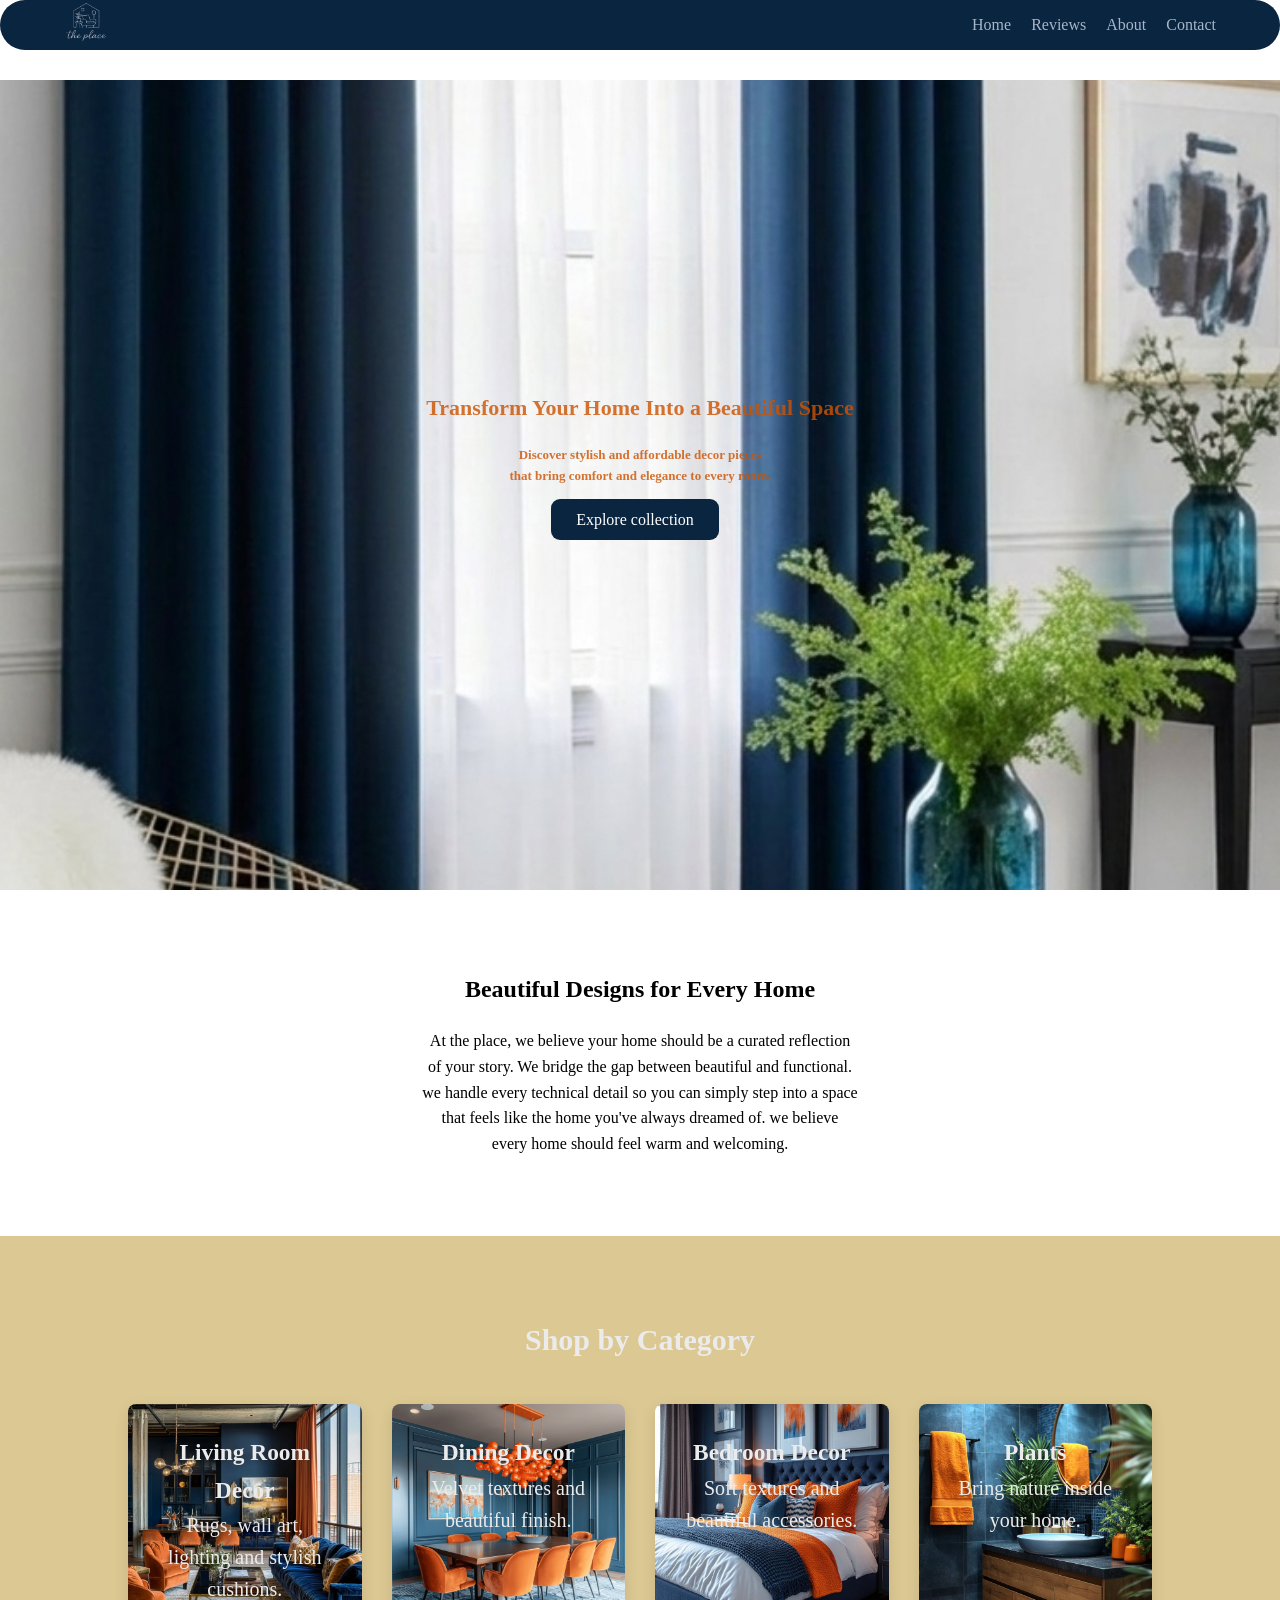
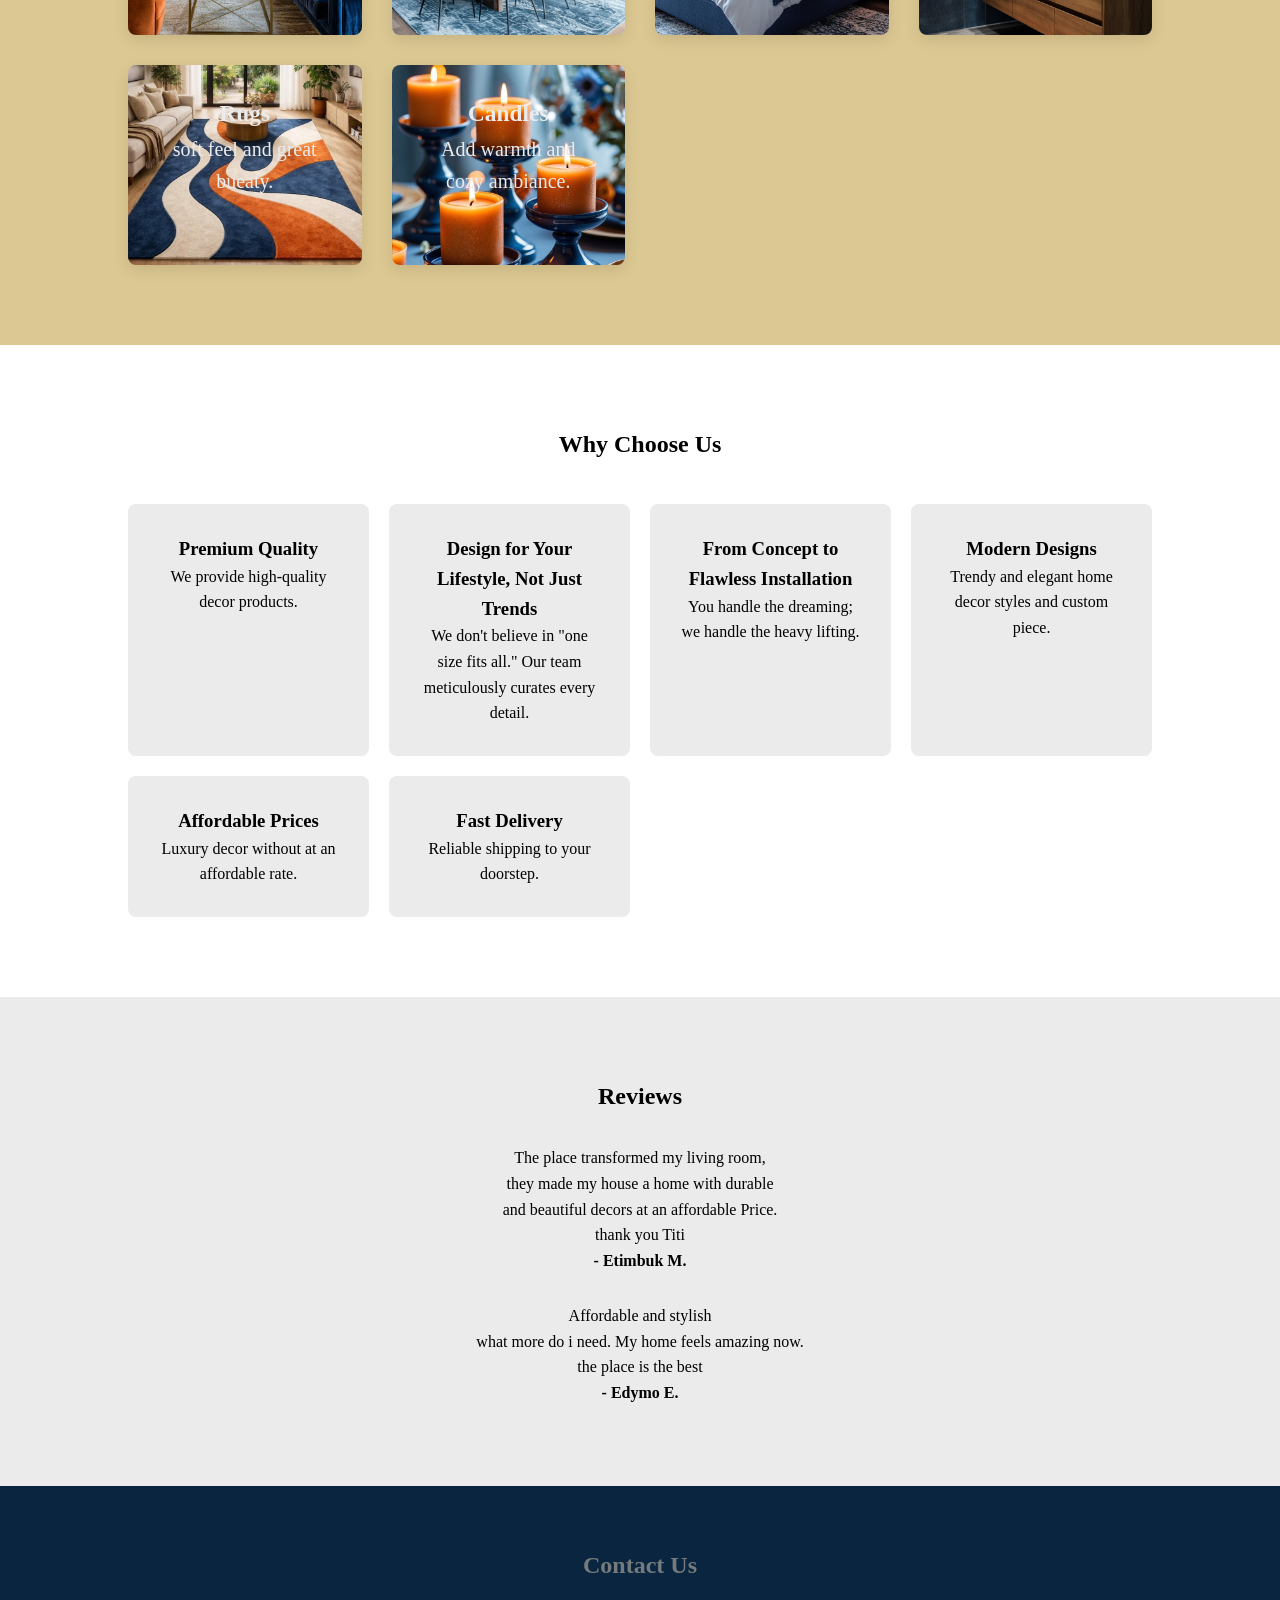
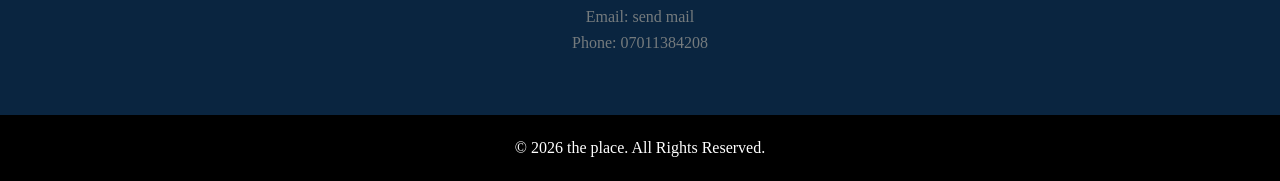
<file: index.html>
<!DOCTYPE html>
<html lang="en">
    <head>
      <meta charset="UTF-8">
      <meta name="viewport" content="width=device-width, initial-scale=1.0">

      <title>The place Home Decor</title>

      <link rel="stylesheet" href="style.css">

      
    </head>

    <body>

        <header>
          <nav class="navbar">
            <span class="logo">
              <img src="images/logo (1).png">
            </span>
            <ul class="nav-links">
              <li><a href="#text">Home</a></li>
              <li><a href="#review">Reviews</a></li>
              <li><a href="#about">About</a></li>
              <li><a href="#contact">Contact</a></li>
            </ul>
          </nav>
        </header>


        <section class="hero">

          <div class="hero-text" id="text">
            <h1>Transform Your Home Into a Beautiful Space</h1>
            <h3>Discover stylish and affordable decor
              pieces <br>
              that bring comfort and elegance to every room.</h3>
            <div class="hero-buttons">
              <a href="#shop" class="btn">Explore collection</a>
            </div>
          </div>
        </section>


        <section class="about" id="about">
          <h2>Beautiful Designs for Every Home</h2>
          <p>At the place, we believe your home
           should be a curated reflection <br>of
           your story. We bridge the gap between
           beautiful and functional.<br>
            we handle every technical detail so 
            you can simply step into a space
            <br>
            that feels like the home you've 
            always dreamed of.
            we believe <br>every home should feel
            warm and welcoming. 
          </p>
        </section>


        <section class="products" id="shop">
            <h2>Shop by Category</h2>
          <div class="product-container">

            <div class="product" id="lroom">
              <h3>Living Room Decor</h3>
              <p>Rugs, wall art, lighting and stylish cushions.</p>
            </div>

            <div class="product" id="droom">
              <h3>
              Dining Decor</h3>
              <p>Velvet textures and beautiful finish.</p>
            </div>

            <div class="product" id="broom">
              <h3>Bedroom Decor</h3>
              <p>Soft textures and beautiful accessories.</p>
            </div>

            <div class="product" id="plant">
              <h3>Plants </h3>
              <p>Bring nature inside your home.</p>
            </div>

            <div class="product" id="rug">
              <h3>Rugs</h3>
              <p>soft feel and great bueaty.</p>
            </div>

            <div class="product" id="can">
              <h3>Candles</h3>
              <p>Add warmth and cozy ambiance.</p>
            </div>
          </div>
        </section>



        <section class="features" id="why">

          <h2>Why Choose Us</h2>

          <div class="feature-container">

            <div class="feature">
              <h3>Premium Quality</h3>
              <p>We provide high-quality decor products.</p>
            </div>

            <div class="feature">
              <h3>Design for Your Lifestyle, Not Just Trends</h3>
              <p>We don't believe in "one size fits all." Our team meticulously curates every detail.</p>
            </div>

            <div class="feature">
              <h3>From Concept to Flawless Installation</h3>
              <p>You handle the dreaming; we handle the heavy lifting.</p>
            </div>

            <div class="feature">
              <h3>Modern Designs</h3>
              <p>Trendy and elegant home decor styles and custom piece.</p>
            </div>

            <div class="feature">
              <h3>Affordable Prices</h3>
              <p>Luxury decor without at an affordable rate.</p>
            </div>

            <div class="feature">
              <h3>Fast Delivery</h3>
              <p>Reliable shipping to your doorstep.</p>
            </div>
          </div>
        </section>


        <section class="testimonials">

        <h2>Reviews</h2>

        <div class="testimonial">
        <p>The place transformed my living room, <br>they made my house a home with durable <br>and beautiful decors at an affordable Price.<br>
        thank you Titi</p>
        <h4>- Etimbuk M.</h4>
        </div>

        <div class="testimonial" id="review">
        <p>Affordable and stylish <br>what more do i need. My home feels amazing now.<br>
        the place is the best</p>
        <h4>- Edymo E.</h4>
        </div>

        </section>


         <section id="contact" class="contact">

            <h2>Contact Us</h2>

            <p>Email: <a href="mailto:etienonoah@gmail.com" target="_blank">send mail</a></p>

            <p>Phone: 07011384208</p>

          </section>


        <footer>
          <p>© 2026 the place. All Rights Reserved.</p>
        </footer>

    </body>
</html>
</file>
<file: style.css>
*{
margin:0;
padding:0;
box-sizing:border-box;
}

html{
scroll-behavior:smooth;
}

body{
line-height:1.6;
}

/* navbar */

.navbar{
display:flex;
justify-content:space-between;
align-items:center;
padding:2px 5%;
background:#0A2540;
position:fixed;
top:0;
width:100%;
z-index:1000;
border-radius: 30px;
}

img{
width: 45px;
padding: 0;
margin-left: 0;
margin-bottom: 0;
}

.nav-links{
display:flex;
list-style:none;
}

.nav-links li{
margin-left:20px;
font-sze:12px;
}

.nav-links a{
text-decoration:none;
color:#A8B6C9;
font-sze:12px;
transition:0.3s;
}

.nav-links a:hover{
color:#C86026D1;
border-bottom:2px solid #C86026;
padding-bottom:4px;
}

/* Hero */

.hero{
margin-top:80px;
height:90vh;
display:flex;
align-items:center;
justify-content: center;
text-align:center;
background-image: url("images/back.png");
background-size: cover;
background-position: center;
padding:20px;
}

.hero-text{
margin-top: 10rem;
margin-bottom: 13rem;
}

.hero h1{
font-size:22px;
margin-bottom:20px;
color: #CC5300CF;
}

.hero h3{
font-size: 13px;
margin-bottom:20px;
color: #CC5300CF;
}

.btn{
background:#0A2540;
color:white;
padding:12px 25px;
text-decoration:none;
margin-right:10px;
border-radius:9px;
font-sze:12px;
transition:  0.8s;
}

.btn:hover{
background:#C86026C7;
}




/* About */

.about{
padding:80px 10%;
text-align:center;
}

.about h2{
margin-bottom:20px;
}



/* product */

.products{
background:#BA932A82;
padding:80px 10%;
text-align:center;
color: #EBEBEB;
font-size: 20px;
}

.product-container{
display:grid;
grid-template-columns: repeat(auto-fit, minmax(200px, 1fr));
grid-auto-rows: minmax(200px, auto);
gap:30px;
margin-top:40px;
}

.product{
padding:30px;
border-radius:8px;
box-shadow:0 5px 15px rgba(0,0,0,0.1);
transition:0.6s;
}

#lroom{
background-image: url("images/living1.jpg");
background-position: center;
background-size: cover;
}

#droom{
background-image: url("images/dining.jpg");
background-position: center;
background-size: cover;
}


#broom{
background-image: url("images/bed2.jpg");
background-position: center;
background-size: cover;
}

#can{
background-image: url("images/candle.jpg");
background-position: center;
background-size: cover;
}

#rug{
background-image: url("images/rug.jpg");
background-position: center;
background-size: cover;
}

#plant{
background-image: url("images/plant.jpg");
background-position: center;
background-size: cover;
}


.product:hover{
transform:translateY(-7px);
}



/* feature */

.features{
padding:80px 10%;
text-align:center;
}

.feature-container{
display:grid;
grid-template-columns:repeat(auto-fit,minmax(200px,1fr));
gap:20px;
margin-top:40px;
}

.feature{
background:#B1B1B140;
padding:30px;
border-radius:8px;
transition:0.3s;
}

.feature:hover{
transform:translatey(-9px);
}



/* Reviews */

.testimonials{
padding:80px 10%;
text-align:center;
background-color:#EBEBEB ;
}

.testimonial{
margin-top:30px;
}


/* contact */

.contact{
background-color: #0A2540;
color:#757B7D;
text-align:center;
padding:60px 20px;
}

.contact a{
  text-decoration: none;
  color:#757B7D;
}

.contact h2{
    margin-bottom: 20px;
}



/* footer */

footer{
text-align:center;
padding:20px;
background:black;
color:white;
}
</file>
